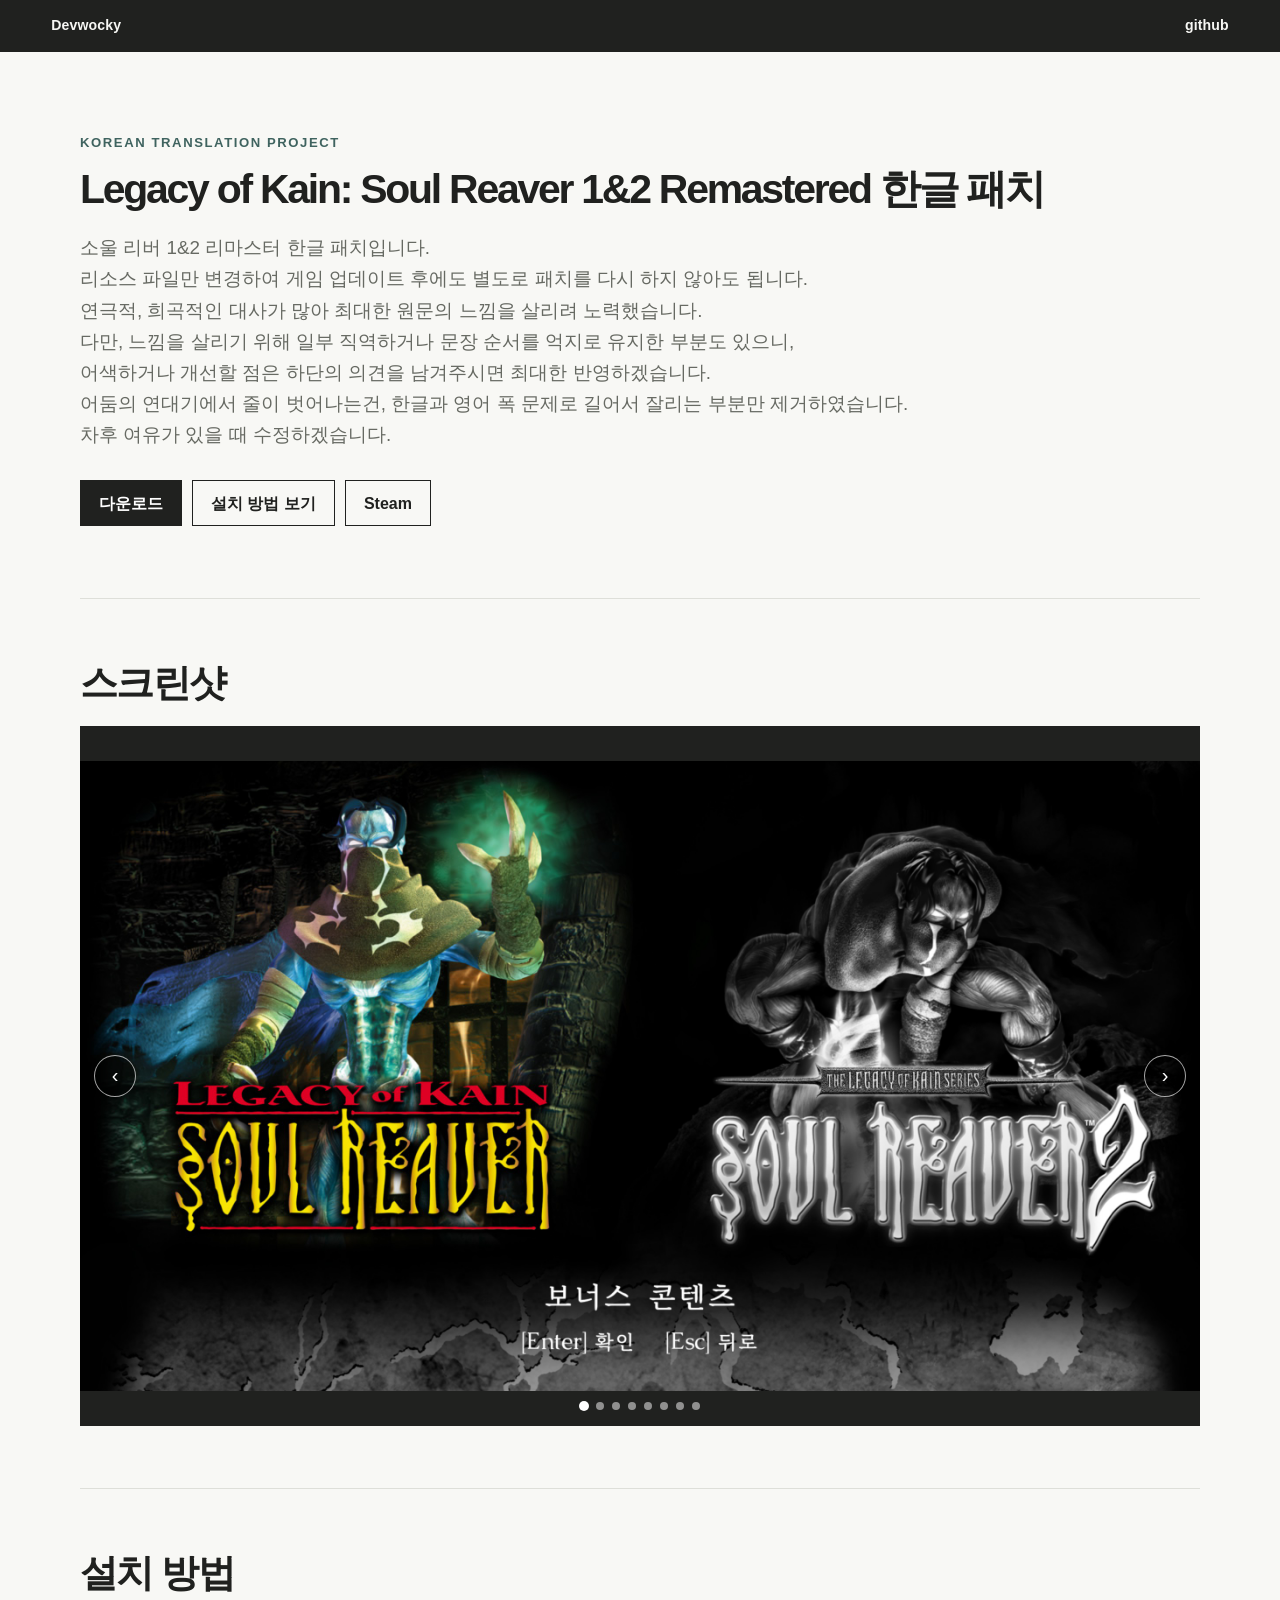
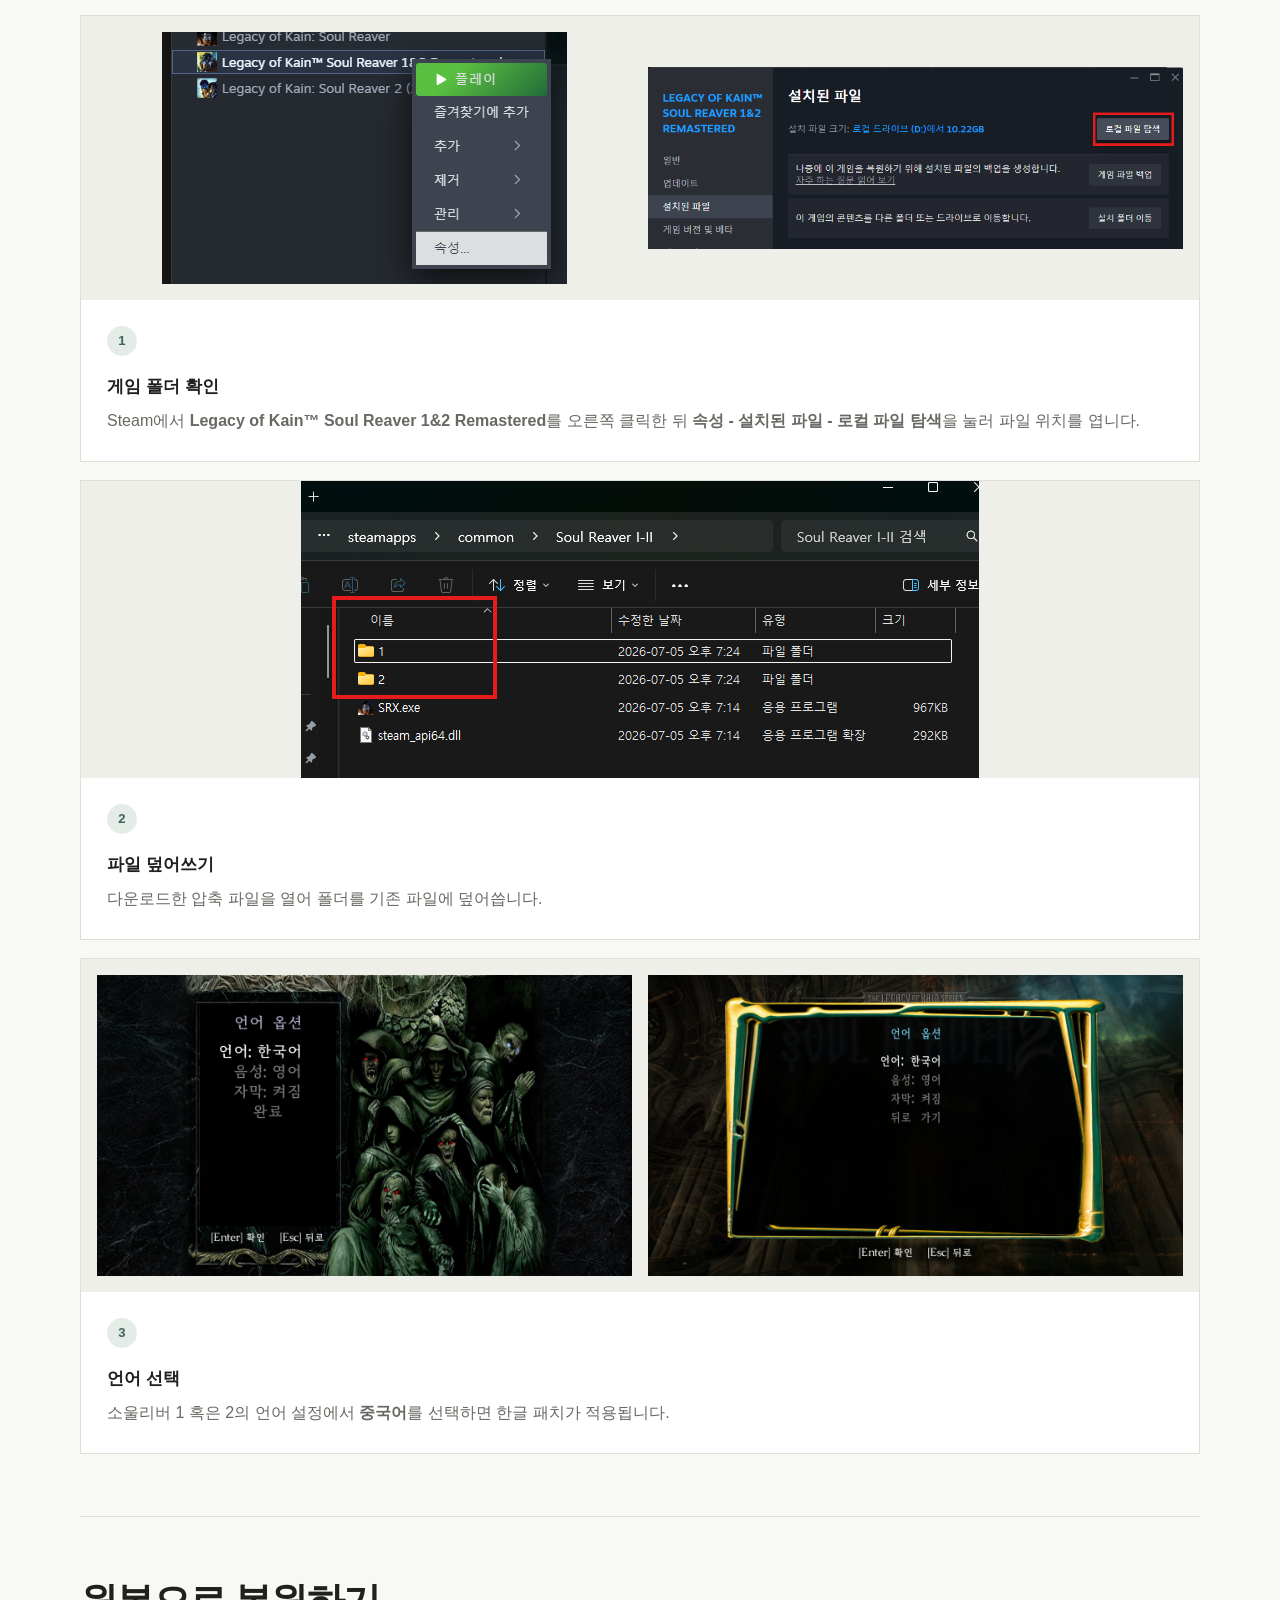
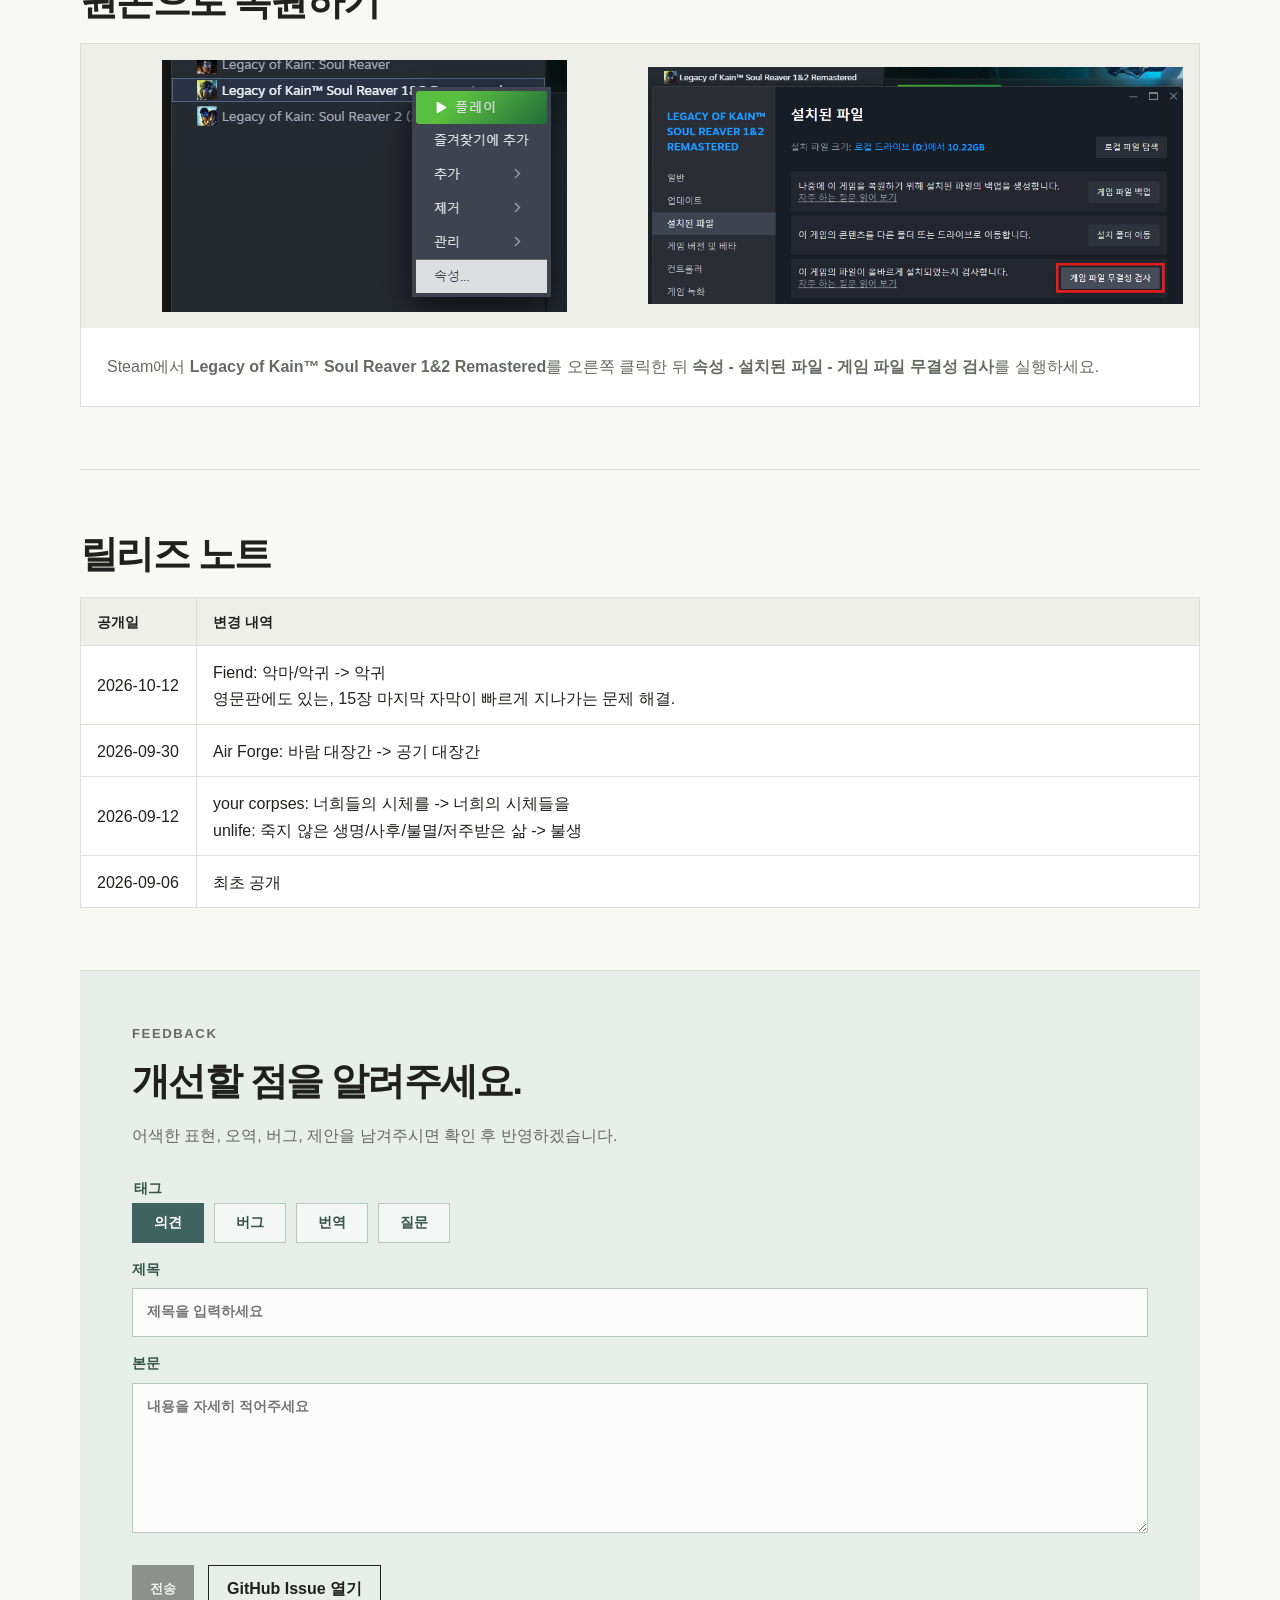
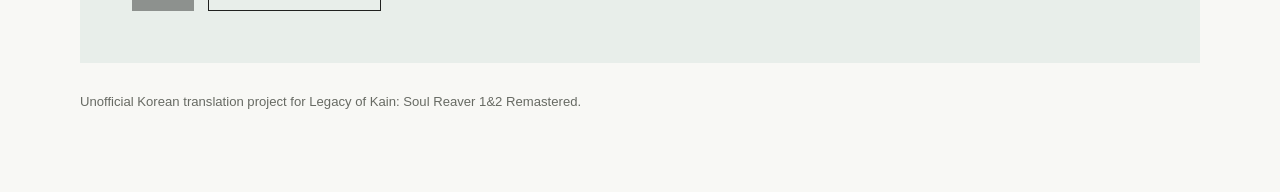
<file: docs/index.html>
<!doctype html>
<html lang="ko">
  <head>
    <meta charset="UTF-8" />
    <meta name="viewport" content="width=device-width, initial-scale=1.0" />
    <meta name="description" content="Legacy of Kain: Soul Reaver 1&2 Remastered 한글 패치 안내" />
    <title>Legacy of Kain: Soul Reaver 1&amp;2 Remastered 한글 패치</title>
    <link rel="stylesheet" href="./styles/main.css" />
    <script src="https://challenges.cloudflare.com/turnstile/v0/api.js" async defer></script>
  </head>
  <body>
    <header class="topbar">
      <a href="https://devwock.github.io/">Devwocky</a>
      <a href="https://github.com/devwock/lok-sr-1-2-remastered-korean" target="_blank" rel="noreferrer">github</a>
    </header>

    <main>
      <p class="eyebrow">Korean translation project</p>
      <h1>Legacy of Kain: Soul Reaver 1&amp;2 Remastered 한글 패치</h1>
      <div class="lead">
        <p>소울 리버 1&amp;2 리마스터 한글 패치입니다.
        <br>리소스 파일만 변경하여 게임 업데이트 후에도 별도로 패치를 다시 하지 않아도 됩니다.
        <br>연극적, 희곡적인 대사가 많아 최대한 원문의 느낌을 살리려 노력했습니다.
        <br>다만, 느낌을 살리기 위해 일부 직역하거나 문장 순서를 억지로 유지한 부분도 있으니,
        <br>어색하거나 개선할 점은 하단의 의견을 남겨주시면 최대한 반영하겠습니다.
        <br>어둠의 연대기에서 줄이 벗어나는건, 한글과 영어 폭 문제로 길어서 잘리는 부분만 제거하였습니다.
        <br>차후 여유가 있을 때 수정하겠습니다.</p>
      </div>
      <div class="actions">
        <a class="button primary" href="https://github.com/devwock/lok-sr-1-2-remastered-korean/releases/latest/download/lok-sr-1-2-remastered-korean.zip">다운로드</a>
        <a class="button" href="#install">설치 방법 보기</a>
        <a class="button" href="https://store.steampowered.com/app/2521380/Legacy_of_Kain_Soul_Reaver_12_Remastered/">Steam</a>
      </div>

      <section>
        <h2>스크린샷</h2>
        <div class="screenshot-carousel" aria-label="게임 스크린샷">
          <a class="screenshot-slide is-active" href="./assets/screenshots/0.jpg" target="_blank" rel="noreferrer">
            <img src="./assets/screenshots/0.jpg"/>
          </a>
          <a class="screenshot-slide" href="./assets/screenshots/1.jpg" target="_blank" rel="noreferrer">
            <img src="./assets/screenshots/1.jpg"/>
          </a>
          <a class="screenshot-slide" href="./assets/screenshots/2.jpg" target="_blank" rel="noreferrer">
            <img src="./assets/screenshots/2.jpg"/>
          </a>
          <a class="screenshot-slide" href="./assets/screenshots/3.jpg" target="_blank" rel="noreferrer">
            <img src="./assets/screenshots/3.jpg"/>
          </a>
          <a class="screenshot-slide" href="./assets/screenshots/4.jpg" target="_blank" rel="noreferrer">
            <img src="./assets/screenshots/4.jpg"/>
          </a>
          <a class="screenshot-slide" href="./assets/screenshots/5.jpg" target="_blank" rel="noreferrer">
            <img src="./assets/screenshots/5.jpg"/>
          </a>
          <a class="screenshot-slide" href="./assets/screenshots/6.jpg" target="_blank" rel="noreferrer">
            <img src="./assets/screenshots/6.jpg"/>
          </a>
          <a class="screenshot-slide" href="./assets/screenshots/7.jpg" target="_blank" rel="noreferrer">
            <img src="./assets/screenshots/7.jpg"/>
          </a>
          <button class="carousel-control previous" type="button" aria-label="이전 스크린샷">‹</button>
          <button class="carousel-control next" type="button" aria-label="다음 스크린샷">›</button>
          <div class="carousel-dots" aria-label="스크린샷 선택">
            <button class="carousel-dot is-active" type="button" aria-label="스크린샷 1" aria-current="true"></button>
            <button class="carousel-dot" type="button" aria-label="스크린샷 2"></button>
            <button class="carousel-dot" type="button" aria-label="스크린샷 3"></button>
            <button class="carousel-dot" type="button" aria-label="스크린샷 4"></button>
            <button class="carousel-dot" type="button" aria-label="스크린샷 5"></button>
            <button class="carousel-dot" type="button" aria-label="스크린샷 6"></button>
            <button class="carousel-dot" type="button" aria-label="스크린샷 7"></button>
            <button class="carousel-dot" type="button" aria-label="스크린샷 8"></button>
          </div>
        </div>
      </section>

      <section id="install">
        <h2>설치 방법</h2>
        <div class="steps">
          <article class="card">
            <div class="step-screenshot step-screenshot-pair">
              <div class="step-screenshot-item"><img src="./assets/install/0.png" alt="속성"></div>
              <div class="step-screenshot-item"><img src="./assets/install/install_1.png" alt="로컬 파일 경로"></div>
            </div>
            <span class="step-number">1</span><h3>게임 폴더 확인</h3><p>Steam에서 <strong>Legacy of Kain™ Soul Reaver 1&amp;2 Remastered</strong>를 오른쪽 클릭한 뒤 <strong>속성 - 설치된 파일 - 로컬 파일 탐색</strong>을 눌러 파일 위치를 엽니다.</p>
          </article>
          <article class="card">
            <div class="step-screenshot"><img src="./assets/install/install_2.png" alt="압축 파일을 게임 설치 경로에 덮어쓰는 방법"></div>
            <span class="step-number">2</span><h3>파일 덮어쓰기</h3><p>다운로드한 압축 파일을 열어 폴더를 기존 파일에 덮어씁니다.</p>
          </article>
          <article class="card">
            <div class="step-screenshot step-screenshot-pair">
              <div class="step-screenshot-item"><img src="./assets/install/install_3.jpg" alt="1편 언어 설정"></div>
              <div class="step-screenshot-item"><img src="./assets/install/install_4.jpg" alt="2편 언어 설정"></div>
            </div>
            <span class="step-number">3</span><h3>언어 선택</h3><p>소울리버 1 혹은 2의 언어 설정에서 <strong>중국어</strong>를 선택하면 한글 패치가 적용됩니다.</p>
          </article>
        </div>
      </section>

      <section>
        <h2>원본으로 복원하기</h2>
        <div class="card">
          <div class="step-screenshot step-screenshot-pair">
            <div class="step-screenshot-item"><img src="./assets/install/0.png" alt="속성"></div>
            <div class="step-screenshot-item"><img src="./assets/install/uninstall_1.png" alt="Steam에서 게임 파일 무결성을 확인하는 방법"></div>
          </div>
          <p>Steam에서 <strong>Legacy of Kain™ Soul Reaver 1&amp;2 Remastered</strong>를 오른쪽 클릭한 뒤 <strong>속성 - 설치된 파일 - 게임 파일 무결성 검사</strong>를 실행하세요.</p>
        </div>
      </section>

      <section>
        <h2>릴리즈 노트</h2>
        <table>
          <colgroup><col style="width: 116px" /><col /></colgroup>
          <thead><tr><th>공개일</th><th>변경 내역</th></tr></thead>
          <tbody><tr><td>2026-10-12</td><td>Fiend: 악마/악귀 -> 악귀<br>영문판에도 있는, 15장 마지막 자막이 빠르게 지나가는 문제 해결.</td></tr></tbody>
          <tbody><tr><td>2026-09-30</td><td>Air Forge: 바람 대장간 -> 공기 대장간</td></tr></tbody>
          <tbody><tr><td>2026-09-12</td><td>your corpses: 너희들의 시체를 -> 너희의 시체들을<br>unlife: 죽지 않은 생명/사후/불멸/저주받은 삶 -> 불생</td></tr></tbody>
          <tbody><tr><td>2026-09-06</td><td>최초 공개</td></tr></tbody>
        </table>
      </section>

      <section id="feedback" class="feedback">
        <p class="eyebrow">Feedback</p>
        <h2>개선할 점을 알려주세요.</h2>
        <p>어색한 표현, 오역, 버그, 제안을 남겨주시면 확인 후 반영하겠습니다.</p>
        <form class="feedback-form" data-endpoint="https://cloudflare-issue-worker.depsilion.workers.dev/issues/lok-sr-1-2-remastered-korean">
          <fieldset class="feedback-tags">
            <legend>태그</legend>
            <label><input name="tag" type="radio" value="feedback" checked /> 의견</label>
            <label><input name="tag" type="radio" value="bug" /> 버그</label>
            <label><input name="tag" type="radio" value="translation" /> 번역</label>
            <label><input name="tag" type="radio" value="question" /> 질문</label>
          </fieldset>
          <label>제목
            <input name="title" type="text" maxlength="120" required placeholder="제목을 입력하세요" />
          </label>
          <label>본문
            <textarea name="body" maxlength="4000" required placeholder="내용을 자세히 적어주세요"></textarea>
          </label>
          <div class="cf-turnstile" data-sitekey="0x4AAAAAAD7t50AOmpPcOcoq"></div>
          <div class="feedback-form-actions">
            <button class="button primary" type="submit" disabled>전송</button>
            <a class="button" href="https://github.com/devwock/lok-sr-1-2-remastered-korean/issues" target="_blank" rel="noreferrer">GitHub Issue 열기</a>
            <p class="feedback-status" aria-live="polite"></p>
          </div>
        </form>
      </section>

      <footer>Unofficial Korean translation project for Legacy of Kain: Soul Reaver 1&amp;2 Remastered.</footer>
    </main>
    <script src="./js/main.js"></script>
  </body>
</html>
</file>
<file: docs/styles/main.css>
:root { color-scheme: light; --ink: #20211f; --muted: #676a63; --line: #dedfd9; --paper: #f8f8f5; --panel: #fff; --accent: #3f635f; --night: #20211f; }
* { box-sizing: border-box; } html { scroll-behavior: smooth; }
body { margin: 0; background: var(--paper); color: var(--ink); font-family: "Pretendard", "Apple SD Gothic Neo", "Noto Sans KR", Arial, sans-serif; line-height: 1.65; }
a { color: inherit; }.topbar { position: fixed; z-index: 10; top: 0; right: 0; left: 0; display: flex; align-items: center; justify-content: space-between; height: 52px; padding: 0 4vw; background: var(--night); color: #f7f7f4; font-size: .88rem; font-weight: 700; letter-spacing: .01em; }.topbar a { text-decoration: none; }.topbar a:hover { text-decoration: underline; text-underline-offset: 4px; }
main { width: min(1120px, calc(100% - 40px)); margin: 0 auto; padding: 132px 0 80px; }.eyebrow { margin: 0 0 14px; color: var(--accent); font-size: .82rem; font-weight: 800; letter-spacing: .12em; text-transform: uppercase; } h1, h2, h3, p { margin-top: 0; } h1 { margin-bottom: 22px; font-size: clamp(1.9rem, 3.2vw, 2.75rem); line-height: 1.04; letter-spacing: -.055em; } h2 { margin-bottom: 20px; font-size: clamp(1.6rem, 3vw, 2.35rem); letter-spacing: -.045em; line-height: 1.18; }
.lead { margin-bottom: 30px; color: var(--muted); font-size: clamp(1rem, 2vw, 1.18rem); }.lead p { margin: 0 0 1rem; }.lead p:last-child { margin-bottom: 0; }.actions { display: flex; flex-wrap: wrap; gap: 10px; margin-bottom: 72px; }.button { display: inline-flex; align-items: center; justify-content: center; min-height: 46px; padding: 2px 18px 0; border: 1px solid var(--ink); font-weight: 800; line-height: 1; text-decoration: none; }.button.primary { background: var(--ink); color: white; }.button:hover { transform: translateY(-2px); } section { padding: 62px 0; border-top: 1px solid var(--line); }
.steps { display: grid; gap: 18px; grid-template-columns: 1fr; }.card { padding: 26px; border: 1px solid var(--line); background: var(--panel); }.card h3 { margin-bottom: 8px; font-size: 1.08rem; }.card p { margin-bottom: 0; color: var(--muted); }
.screenshot-carousel { position: relative; overflow: hidden; background: #20211f; }.screenshot-slide { display: none; position: relative; aspect-ratio: 16 / 10; color: white; text-decoration: none; }.screenshot-slide.is-active { display: block; }.screenshot-slide img { display: block; width: 100%; height: 100%; object-fit: contain; }.carousel-control { position: absolute; z-index: 1; top: 50%; display: grid; width: 42px; height: 42px; place-items: center; border: 1px solid rgba(255,255,255,.65); border-radius: 50%; background: rgba(0,0,0,.32); color: white; cursor: pointer; font-size: 1.25rem; transform: translateY(-50%); }.carousel-control:hover { background: rgba(0,0,0,.68); }.carousel-control.previous { left: 14px; }.carousel-control.next { right: 14px; }.carousel-dots { position: absolute; z-index: 1; right: 0; bottom: 16px; left: 0; display: flex; justify-content: center; gap: 8px; }.carousel-dot { width: 8px; height: 8px; padding: 0; border: 0; border-radius: 50%; background: rgba(255,255,255,.5); cursor: pointer; }.carousel-dot.is-active { background: white; transform: scale(1.25); }
.step-number { display: inline-flex; align-items: center; justify-content: center; width: 30px; height: 30px; margin-bottom: 16px; border-radius: 50%; background: #e5ece8; color: var(--accent); font-size: .82rem; font-weight: 800; }.step-screenshot { display: grid; min-height: 120px; margin: -26px -26px 26px; place-items: center; overflow: hidden; background: #efefea; }.step-screenshot::before { content: "설치 스크린샷 준비 중"; color: #858780; font-size: .82rem; }.step-screenshot:has(img) { min-height: 0; }.step-screenshot:has(img)::before { content: none; }.step-screenshot img { display: block; max-width: 100%; height: auto; margin: 0 auto; }.step-screenshot-pair { grid-template-columns: repeat(2,minmax(0,1fr)); gap: 16px; padding: 16px; }.step-screenshot-pair::before { content: none; }.step-screenshot-item { display: grid; min-height: 100px; place-items: center; background: #e7e7e1; }.step-screenshot-item::before { content: "스크린샷 준비 중"; color: #858780; font-size: .82rem; }.step-screenshot-item:has(img)::before { content: none; }.step-screenshot-item img { max-width: 100%; height: auto; }
code { padding: .12em .34em; background: #ecece7; font-family: ui-monospace, SFMono-Regular, Menlo, monospace; font-size: .9em; } table { width: 100%; table-layout: fixed; border-collapse: collapse; background: var(--panel); } th, td { padding: 14px 16px 11px; border: 1px solid var(--line); text-align: left; } th:first-child, td:first-child { white-space: nowrap; } th { background: #efefea; font-size: .85rem; }
.feedback { background: #e8eeea; padding: clamp(24px,5vw,52px); }.feedback p { color: var(--muted); }.feedback-form { display: grid; width: 100%; gap: 16px; margin-top: 28px; }.feedback-form > label { display: grid; gap: 7px; color: #36534a; font-size: .86rem; font-weight: 800; }.feedback-form input[type="text"],.feedback-form textarea { width: 100%; padding: 12px 14px; border: 1px solid #b9c8be; border-radius: 0; background: rgba(255,255,255,.82); color: var(--ink); font: inherit; }.feedback-form textarea { min-height: 150px; resize: vertical; }.feedback-form input:focus,.feedback-form textarea:focus { outline: 2px solid var(--accent); outline-offset: 2px; }.feedback-tags { display: flex; flex-wrap: wrap; gap: 10px; margin: 0; padding: 0; border: 0; }.feedback-tags legend { width: 100%; margin-bottom: 2px; color: #36534a; font-size: .86rem; font-weight: 800; }.feedback-tags label { position: relative; display: inline-flex; align-items: center; justify-content: center; min-width: 72px; min-height: 40px; padding: 0 14px; border: 1px solid #b9c8be; background: rgba(255,255,255,.55); color: #36534a; cursor: pointer; font-size: .9rem; font-weight: 700; }.feedback-tags label:has(input:checked) { border-color: var(--accent); background: var(--accent); color: white; }.feedback-tags label:has(input:focus-visible) { outline: 2px solid var(--accent); outline-offset: 2px; }.feedback-tags input { position: absolute; opacity: 0; }.feedback-form-actions { display: flex; flex-wrap: wrap; align-items: center; gap: 14px; }.feedback-form-actions .button { border: 0; cursor: pointer; }.feedback-form-actions .button:disabled { cursor: not-allowed; opacity: .45; }.feedback-form-actions .button:disabled:hover { transform: none; }.feedback-form-actions a.button { border: 1px solid var(--ink); }.feedback-status { margin: 0; color: var(--muted); font-size: .88rem; }.feedback-status.is-error { color: #a13b32; }.feedback-status.is-success { color: #285c49; } footer { padding: 28px 0 0; color: var(--muted); font-size: .82rem; }
@media (max-width: 700px) { main { width: min(100% - 28px,1120px); padding-top: 106px; }.step-screenshot-pair { grid-template-columns: 1fr; } }
</file>
